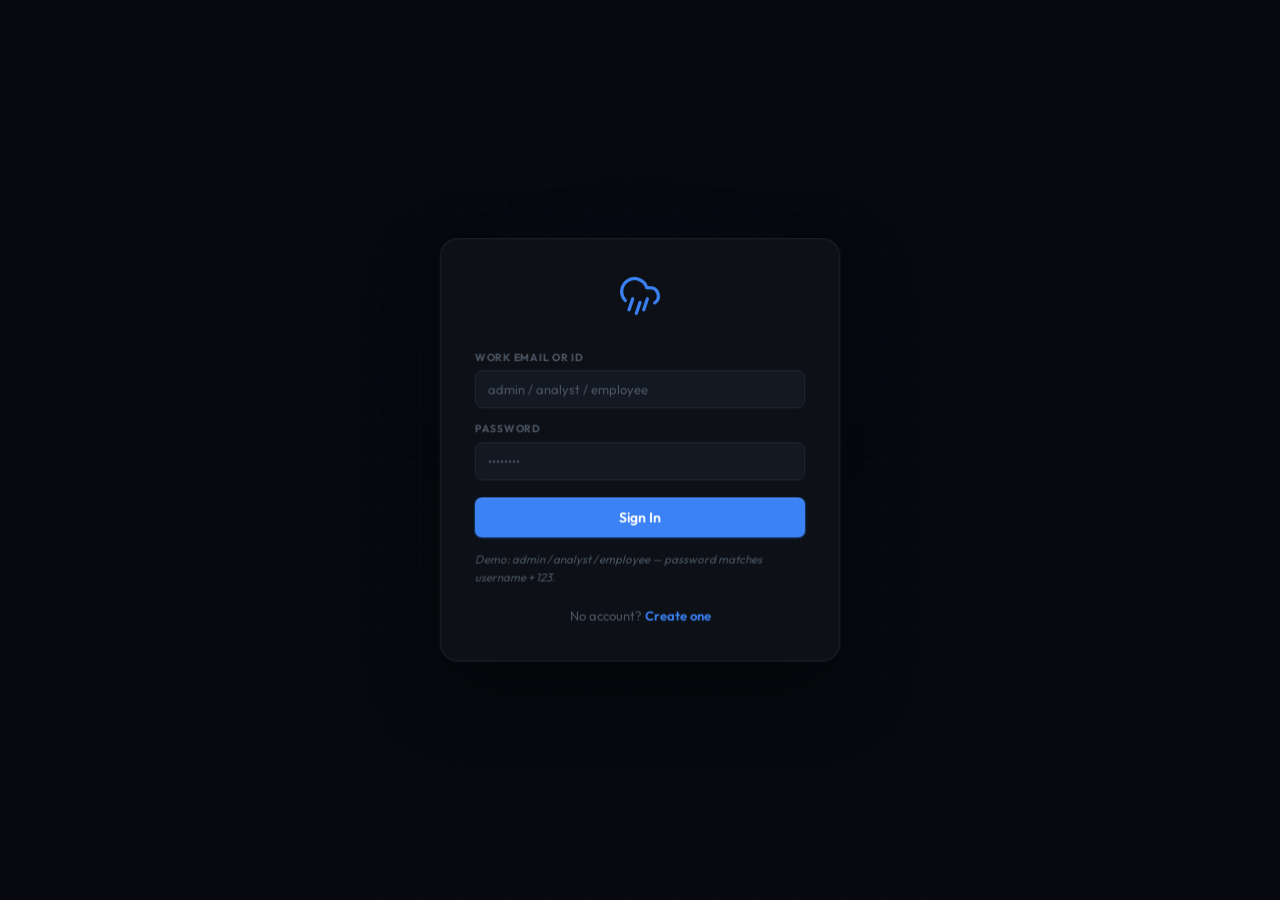
<file: frontend/index.html>
<!DOCTYPE html>
<html lang="en">
  <head>
    <meta charset="UTF-8" />
    <meta http-equiv="refresh" content="0; url=login.html" />
    <meta name="viewport" content="width=device-width, initial-scale=1.0" />
    <title>Xan CRM</title>
    <style>
      body { background: #0D0D0D; color: #F1F5F9; font-family: sans-serif; display: flex; justify-content: center; align-items: center; height: 100vh; margin: 0; }
    </style>
  </head>
  <body>
    <p>Redirecting to secure login...</p>
  </body>
</html>
</file>
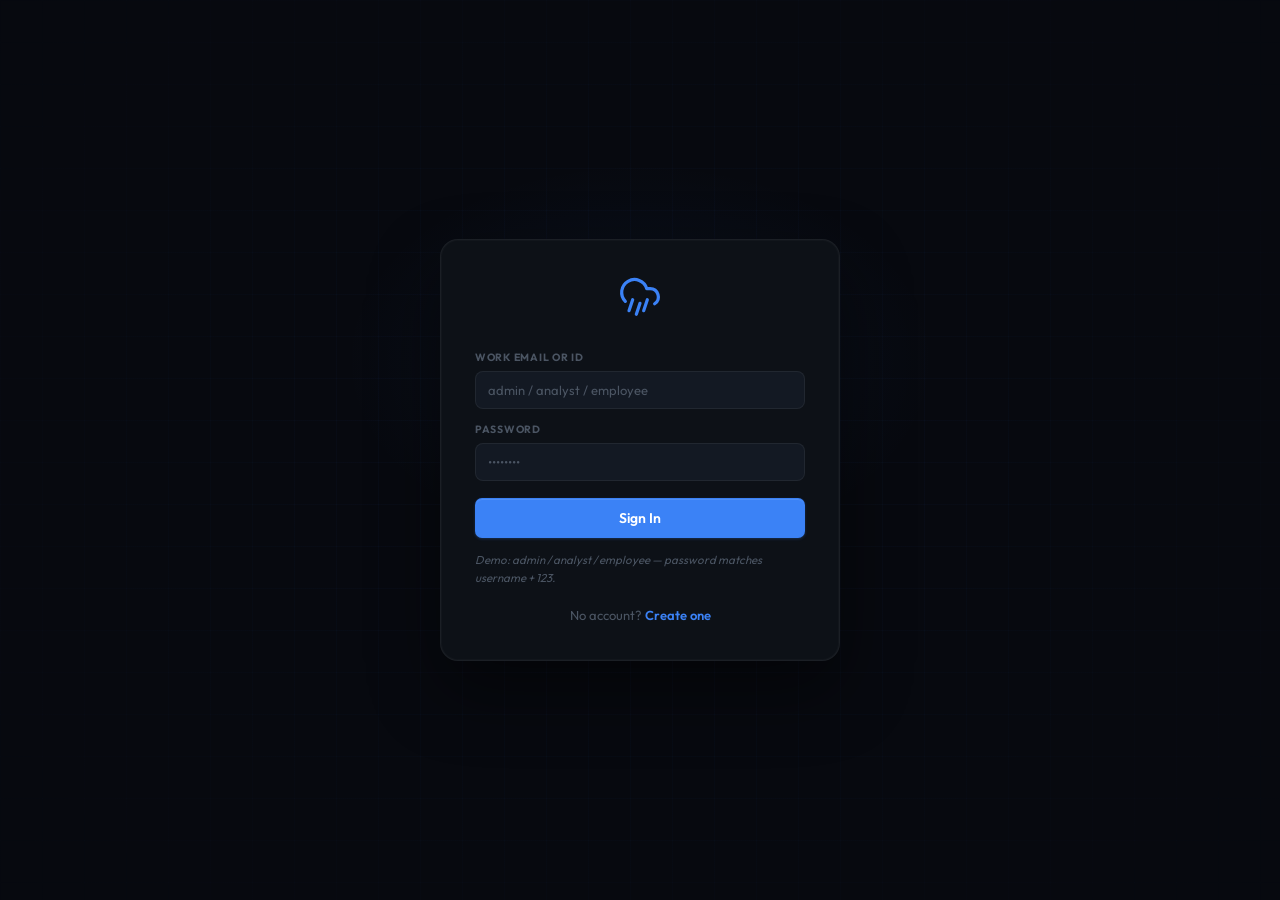
<file: frontend/login.html>
<!DOCTYPE html>
<html lang="en">
  <head>
    <meta charset="UTF-8" />
    <meta name="viewport" content="width=device-width, initial-scale=1.0" />
    <title>Xan CRM | Sign In</title>
    <link rel="stylesheet" href="styles.css?v=10" />
  </head>
  <body data-page="login">
    <main class="login-shell">
      <section class="auth-card spotlight-card">

        <div class="auth-brand">
          <svg xmlns="http://www.w3.org/2000/svg" width="44" height="44" viewBox="0 0 24 24" fill="none" stroke="currentColor" stroke-width="1.75" stroke-linecap="round" stroke-linejoin="round">
            <path d="M4 14.899A7 7 0 1 1 15.71 8h1.79a4.5 4.5 0 0 1 2.5 8.242"/>
            <path d="M16 14l-2 6"/>
            <path d="M12 16l-2 6"/>
            <path d="M8 14l-2 6"/>
          </svg>
        </div>

        <form id="login-form" class="form-grid" novalidate>
          <div>
            <label class="field-label" for="login-username">Work Email or ID</label>
            <input id="login-username" class="field-input" name="username" autocomplete="username" placeholder="admin / analyst / employee" required />
          </div>

          <div>
            <label class="field-label" for="login-password">Password</label>
            <input
              id="login-password"
              class="field-input"
              type="password"
              name="password"
              autocomplete="current-password"
              placeholder="••••••••"
              required
            />
          </div>

          <button type="submit" class="btn btn-primary" style="margin-top: 4px; height: 40px; font-size: 14px;">Sign In</button>
          <p id="auth-message" class="form-message">Demo: admin / analyst / employee — password matches username + 123.</p>
        </form>

        <p class="switch-line">No account? <a href="register.html">Create one</a></p>
      </section>
    </main>

    <script defer src="script.js?v=10"></script>
    <script>
      document.addEventListener('mousemove', (e) => {
        document.querySelectorAll('.spotlight-card').forEach(card => {
          const r = card.getBoundingClientRect();
          card.style.setProperty('--mouse-x', `${e.clientX - r.left}px`);
          card.style.setProperty('--mouse-y', `${e.clientY - r.top}px`);
        });
      });
    </script>
  </body>
</html>
</file>
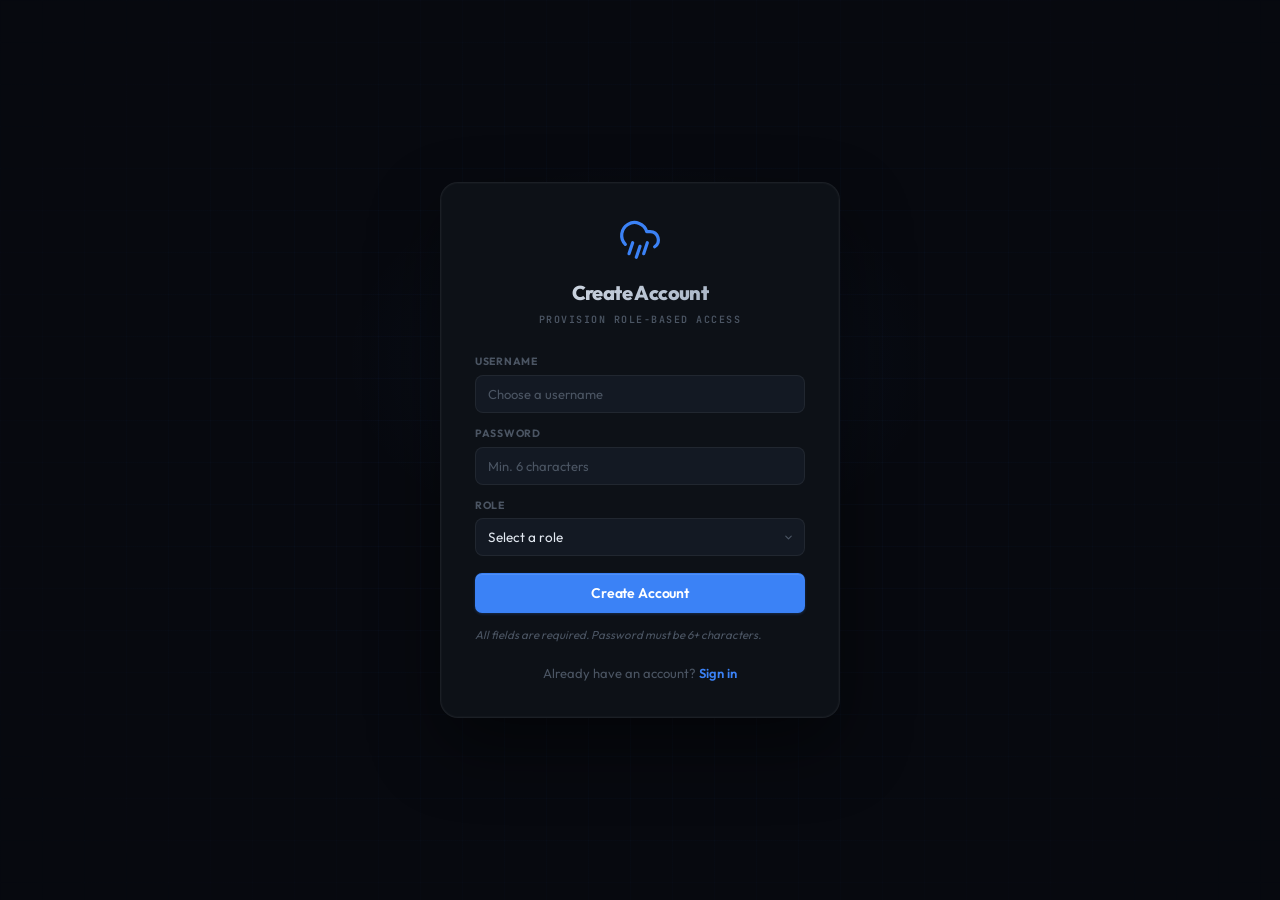
<file: frontend/register.html>
<!DOCTYPE html>
<html lang="en">
  <head>
    <meta charset="UTF-8" />
    <meta name="viewport" content="width=device-width, initial-scale=1.0" />
    <title>Xan CRM | Register</title>
    <link rel="stylesheet" href="styles.css?v=10" />
  </head>
  <body data-page="register">
    <main class="auth-shell">
      <section class="auth-card spotlight-card">

        <div class="auth-brand">
          <svg xmlns="http://www.w3.org/2000/svg" width="44" height="44" viewBox="0 0 24 24" fill="none" stroke="currentColor" stroke-width="1.75" stroke-linecap="round" stroke-linejoin="round">
            <path d="M4 14.899A7 7 0 1 1 15.71 8h1.79a4.5 4.5 0 0 1 2.5 8.242"/>
            <path d="M16 14l-2 6"/>
            <path d="M12 16l-2 6"/>
            <path d="M8 14l-2 6"/>
          </svg>
          <p class="auth-brand-name">Create Account</p>
          <p class="auth-brand-sub">Provision role-based access</p>
        </div>

        <form id="register-form" class="form-grid" novalidate>
          <div>
            <label class="field-label" for="register-username">Username</label>
            <input id="register-username" class="field-input" name="username" autocomplete="username" placeholder="Choose a username" required />
          </div>

          <div>
            <label class="field-label" for="register-password">Password</label>
            <input
              id="register-password"
              class="field-input"
              type="password"
              name="password"
              autocomplete="new-password"
              placeholder="Min. 6 characters"
              required
            />
          </div>

          <div>
            <label class="field-label" for="register-role">Role</label>
            <select id="register-role" class="field-input" name="role" required>
              <option value="">Select a role</option>
              <option value="Admin">Admin</option>
              <option value="Security Analyst">Security Analyst</option>
              <option value="Employee">Employee</option>
            </select>
          </div>

          <button type="submit" class="btn btn-primary" style="margin-top: 4px; height: 40px; font-size: 14px;">Create Account</button>
          <p id="auth-message" class="form-message">All fields are required. Password must be 6+ characters.</p>
        </form>

        <p class="switch-line">Already have an account? <a href="login.html">Sign in</a></p>
      </section>
    </main>

    <script defer src="script.js?v=10"></script>
    <script>
      document.addEventListener('mousemove', (e) => {
        document.querySelectorAll('.spotlight-card').forEach(card => {
          const r = card.getBoundingClientRect();
          card.style.setProperty('--mouse-x', `${e.clientX - r.left}px`);
          card.style.setProperty('--mouse-y', `${e.clientY - r.top}px`);
        });
      });
    </script>
  </body>
</html>
</file>
<file: frontend/styles.css>
@import url('https://fonts.googleapis.com/css2?family=Outfit:wght@300;400;500;600;700;800;900&family=JetBrains+Mono:wght@400;500;600;700&display=swap');

/* ─── Design Tokens ─────────────────────────────────────────── */
:root {
  --base-bg: #07090F;
  --panel-bg: #0D1117;
  --elevated-bg: #131923;
  --hover-bg: rgba(255,255,255,0.03);

  --primary: #3B82F6;
  --primary-dim: rgba(59,130,246,0.1);
  --primary-glow: rgba(59,130,246,0.3);

  --emerald: #34D399;
  --emerald-dim: rgba(52,211,153,0.1);
  --amber: #FBBF24;
  --amber-dim: rgba(251,191,36,0.1);
  --rose: #FB7185;
  --rose-dim: rgba(251,113,133,0.1);
  --violet: #A78BFA;
  --violet-dim: rgba(167,139,250,0.1);
  --cyan: #22D3EE;
  --cyan-dim: rgba(34,211,238,0.1);

  --text-main: #E2E8F0;
  --text-sub: #94A3B8;
  --text-muted: #4B5563;

  --border: rgba(255,255,255,0.06);
  --border-hover: rgba(255,255,255,0.1);
  --border-active: rgba(59,130,246,0.45);

  --ease-smooth: cubic-bezier(0.16, 1, 0.3, 1);
  --ease-spring: cubic-bezier(0.34, 1.56, 0.64, 1);

  --mouse-x: 50%;
  --mouse-y: 50%;
}

/* ─── Reset ─────────────────────────────────────────────────── */
*, *::before, *::after { box-sizing: border-box; margin: 0; padding: 0; }
html { scroll-behavior: smooth; }
body {
  background: var(--base-bg);
  color: var(--text-main);
  font-family: 'Outfit', sans-serif;
  font-size: 15px;
  line-height: 1.5;
  overflow-x: hidden;
  -webkit-font-smoothing: antialiased;
  -moz-osx-font-smoothing: grayscale;
}
a { text-decoration: none; color: inherit; }

/* Custom scrollbar */
::-webkit-scrollbar { width: 5px; height: 5px; }
::-webkit-scrollbar-track { background: transparent; }
::-webkit-scrollbar-thumb { background: rgba(255,255,255,0.08); border-radius: 10px; }
::-webkit-scrollbar-thumb:hover { background: rgba(255,255,255,0.15); }

/* ─── Typography ─────────────────────────────────────────────── */
h1,h2,h3,h4,h5,h6 { font-weight: 700; line-height: 1.2; letter-spacing: -0.02em; }
p { line-height: 1.6; }

.mono, .metric-value, .status-badge, .tag, .badge,
.table tbody td { font-family: 'JetBrains Mono', monospace; }

.meta-line {
  font-family: 'JetBrains Mono', monospace;
  font-size: 10px;
  font-weight: 600;
  text-transform: uppercase;
  letter-spacing: 0.14em;
  color: var(--text-muted);
}

/* ─── Dashboard Shell ────────────────────────────────────────── */
.dashboard-shell {
  display: flex;
  min-height: 100vh;
}

/* ─── Sidebar ────────────────────────────────────────────────── */
.sidebar {
  width: 248px;
  background: var(--panel-bg);
  border-right: 1px solid var(--border);
  display: flex;
  flex-direction: column;
  position: fixed;
  top: 0; bottom: 0; left: 0;
  z-index: 100;
  overflow: hidden;
}

/* Sidebar brand area */
.sidebar > div:first-child {
  height: 60px;
  display: flex;
  align-items: center;
  gap: 10px;
  padding: 0 18px;
  border-bottom: 1px solid var(--border);
  flex-shrink: 0;
  background: linear-gradient(135deg, rgba(59,130,246,0.05) 0%, transparent 70%);
}

.sidebar > div:first-child svg {
  color: var(--primary);
  flex-shrink: 0;
}

.brand {
  font-size: 16px;
  font-weight: 800;
  color: var(--text-main);
  letter-spacing: -0.03em;
}

.subtitle {
  font-size: 9px;
  font-weight: 600;
  color: var(--text-muted);
  text-transform: uppercase;
  letter-spacing: 0.12em;
  display: block;
  margin-top: 1px;
}

/* Sidebar menu */
.menu {
  padding: 14px 10px;
  display: flex;
  flex-direction: column;
  gap: 1px;
  flex: 1;
  overflow-y: auto;
  overflow-x: hidden;
}

.menu-section-label {
  font-family: 'JetBrains Mono', monospace;
  font-size: 9px;
  font-weight: 700;
  text-transform: uppercase;
  letter-spacing: 0.14em;
  color: var(--text-muted);
  padding: 14px 10px 4px;
}

.menu-item {
  display: flex;
  align-items: center;
  gap: 9px;
  font-size: 13px;
  font-weight: 500;
  padding: 9px 10px;
  border-radius: 8px;
  color: var(--text-sub);
  background: transparent;
  border: none;
  cursor: pointer;
  text-align: left;
  font-family: 'Outfit', sans-serif;
  transition: all 0.18s var(--ease-smooth);
  position: relative;
  letter-spacing: -0.01em;
  width: 100%;
}

.menu-item:hover {
  background: var(--hover-bg);
  color: var(--text-main);
}

.menu-item.active {
  background: var(--primary-dim);
  color: var(--primary);
  font-weight: 600;
}

.menu-item.active::before {
  content: '';
  position: absolute;
  left: 0; top: 18%; bottom: 18%;
  width: 2.5px;
  background: var(--primary);
  border-radius: 0 2px 2px 0;
  box-shadow: 0 0 8px var(--primary-glow);
}

.menu-icon {
  width: 15px; height: 15px;
  flex-shrink: 0;
  opacity: 0.6;
  transition: opacity 0.18s;
}

.menu-item:hover .menu-icon { opacity: 0.8; }
.menu-item.active .menu-icon { opacity: 1; }

/* Logout button */
.sidebar #logout-btn {
  margin: 12px;
  flex-shrink: 0;
}

/* ─── Workspace ──────────────────────────────────────────────── */
.workspace {
  flex: 1;
  margin-left: 248px;
  display: flex;
  flex-direction: column;
  min-height: 100vh;
}

.topbar {
  height: 60px;
  background: rgba(7,9,15,0.8);
  backdrop-filter: blur(16px);
  -webkit-backdrop-filter: blur(16px);
  border-bottom: 1px solid var(--border);
  display: flex;
  align-items: center;
  justify-content: space-between;
  padding: 0 24px;
  position: sticky;
  top: 0;
  z-index: 90;
}

.topbar .panel-title {
  font-size: 15px;
  font-weight: 700;
  letter-spacing: -0.02em;
  color: var(--text-main);
}

.topbar .meta-line {
  font-size: 9px;
  color: var(--text-muted);
  margin-top: 2px;
  font-family: 'JetBrains Mono', monospace;
  letter-spacing: 0.08em;
}

.user-chip-wrap {
  display: flex;
  align-items: center;
  gap: 14px;
}

.user-chip {
  display: flex;
  flex-direction: column;
  align-items: flex-end;
  gap: 1px;
}

.search-input {
  height: 33px;
  width: 195px;
  background: var(--elevated-bg);
  border: 1px solid var(--border);
  border-radius: 8px;
  padding: 0 12px 0 32px;
  color: var(--text-main);
  font-family: 'Outfit', sans-serif;
  font-size: 13px;
  transition: all 0.2s var(--ease-smooth);
  background-image: url("data:image/svg+xml,%3Csvg xmlns='http://www.w3.org/2000/svg' width='13' height='13' viewBox='0 0 24 24' fill='none' stroke='%234B5563' stroke-width='2.5' stroke-linecap='round' stroke-linejoin='round'%3E%3Ccircle cx='11' cy='11' r='8'%3E%3C/circle%3E%3Cpath d='m21 21-4.35-4.35'%3E%3C/path%3E%3C/svg%3E");
  background-repeat: no-repeat;
  background-position: 10px center;
}

.search-input:focus {
  outline: none;
  border-color: var(--border-active);
  box-shadow: 0 0 0 3px var(--primary-dim);
  width: 230px;
}

.search-input::placeholder { color: var(--text-muted); }

/* ─── Main Content ───────────────────────────────────────────── */
.main-content {
  padding: 24px;
  display: flex;
  flex-direction: column;
  gap: 20px;
  flex: 1;
}

/* ─── Stats Row ──────────────────────────────────────────────── */
.stats-row {
  display: grid;
  grid-template-columns: repeat(auto-fit, minmax(170px, 1fr));
  gap: 12px;
}

.stat-card {
  background: var(--panel-bg);
  border: 1px solid var(--border);
  border-radius: 12px;
  padding: 18px 20px;
  position: relative;
  overflow: hidden;
  transition: border-color 0.25s, transform 0.2s var(--ease-smooth), box-shadow 0.25s;
}

.stat-card::before {
  content: '';
  position: absolute;
  top: 0; left: 0; right: 0;
  height: 1.5px;
  background: var(--primary);
  opacity: 0.5;
  border-radius: 12px 12px 0 0;
}

.stat-card.cyan::before { background: var(--cyan); }
.stat-card.magenta::before { background: var(--rose); }
.stat-card.lime::before { background: var(--emerald); }

.stat-card::after {
  content: '';
  position: absolute;
  top: 0; left: 0; right: 0; bottom: 0;
  background: radial-gradient(
    circle at var(--mouse-x, 50%) var(--mouse-y, 50%),
    rgba(59,130,246,0.05) 0%, transparent 70%
  );
  opacity: 0;
  transition: opacity 0.3s;
  pointer-events: none;
}

.stat-card:hover { border-color: var(--border-hover); transform: translateY(-2px); box-shadow: 0 12px 32px rgba(0,0,0,0.25); }
.stat-card:hover::after { opacity: 1; }

.stat-card.cyan:hover { border-color: rgba(34,211,238,0.25); }
.stat-card.magenta:hover { border-color: rgba(251,113,133,0.25); }
.stat-card.lime:hover { border-color: rgba(52,211,153,0.25); }

.stat-card .meta-line {
  font-size: 9.5px;
  margin-bottom: 10px;
  display: block;
}

.stat-card h3 {
  font-size: 30px;
  font-weight: 800;
  color: var(--text-main);
  letter-spacing: -0.04em;
  line-height: 1;
  font-family: 'JetBrains Mono', monospace;
}

.stat-card.cyan h3 { color: var(--cyan); }
.stat-card.magenta h3 { color: var(--rose); }
.stat-card.lime h3 { color: var(--emerald); }

.stat-card .stat-subtitle {
  font-size: 11px;
  color: var(--text-muted);
  margin-top: 6px;
  display: block;
}

/* 5th stat card special highlight */
.stat-card:nth-child(5) {
  background: linear-gradient(135deg, rgba(59,130,246,0.15), rgba(37,99,235,0.06));
  border-color: rgba(59,130,246,0.25);
}
.stat-card:nth-child(5)::before { background: var(--primary); opacity: 1; }

/* ─── Spotlight Card ─────────────────────────────────────────── */
.spotlight-card { position: relative; overflow: hidden; }
.spotlight-card::before {
  content: '';
  position: absolute;
  top: 0; left: 0; right: 0; bottom: 0;
  background: radial-gradient(
    350px circle at var(--mouse-x, 50%) var(--mouse-y, 50%),
    rgba(59,130,246,0.05) 0%, transparent 70%
  );
  opacity: 0;
  transition: opacity 0.4s var(--ease-smooth);
  pointer-events: none;
  z-index: 0;
  border-radius: inherit;
}
.spotlight-card:hover::before { opacity: 1; }
.spotlight-card > * { position: relative; z-index: 1; }

/* ─── Section Host / Panels ──────────────────────────────────── */
.section-host, .section-card, .glass-card {
  background: var(--panel-bg);
  border: 1px solid var(--border);
  border-radius: 12px;
  padding: 22px;
  transition: border-color 0.2s;
}

.section-head {
  display: flex;
  align-items: center;
  justify-content: space-between;
  margin-bottom: 18px;
  gap: 12px;
  flex-wrap: wrap;
}

.section-head h3, .section-head h2 {
  font-size: 14px;
  font-weight: 700;
  color: var(--text-main);
  letter-spacing: -0.01em;
}

.section-head .meta-line, .section-head .meta { margin: 0; }

/* ─── Tables ─────────────────────────────────────────────────── */
.table-wrap {
  width: 100%;
  overflow-x: auto;
  border-radius: 8px;
  border: 1px solid var(--border);
}

.table {
  width: 100%;
  border-collapse: collapse;
  font-size: 12.5px;
}

.table thead {
  background: rgba(255,255,255,0.015);
}

.table thead th {
  text-align: left;
  padding: 11px 14px;
  font-family: 'JetBrains Mono', monospace;
  font-size: 9px;
  font-weight: 700;
  text-transform: uppercase;
  letter-spacing: 0.1em;
  color: var(--text-muted);
  border-bottom: 1px solid var(--border);
  white-space: nowrap;
}

.table tbody tr {
  border-bottom: 1px solid var(--border);
  transition: background 0.15s;
}

.table tbody tr:last-child { border-bottom: none; }

.table tbody tr:hover { background: var(--hover-bg); }

.table tbody tr[data-log-row], .table tbody tr[data-alert-row] { cursor: pointer; }

.table tbody tr[data-log-row]:hover { background: rgba(59,130,246,0.04); }
.table tbody tr[data-alert-row]:hover { background: rgba(251,113,133,0.04); }

.table tbody td {
  padding: 11px 14px;
  font-size: 12.5px;
  color: var(--text-main);
  font-family: 'JetBrains Mono', monospace;
  white-space: nowrap;
  vertical-align: middle;
}

.table tbody td:first-child { color: var(--text-sub); }

/* ─── Badges ─────────────────────────────────────────────────── */
.badge, .tag, .status-badge {
  display: inline-flex;
  align-items: center;
  gap: 5px;
  height: 20px;
  padding: 0 8px;
  border-radius: 999px;
  font-family: 'JetBrains Mono', monospace;
  font-size: 9px;
  font-weight: 700;
  text-transform: uppercase;
  letter-spacing: 0.08em;
  white-space: nowrap;
  border: 1px solid transparent;
}

.badge::before, .tag::before {
  content: '';
  width: 5px; height: 5px;
  border-radius: 50%;
  flex-shrink: 0;
  animation: dot-pulse 2.5s ease-in-out infinite;
}

@keyframes dot-pulse {
  0%, 100% { opacity: 0.5; transform: scale(0.85); }
  50% { opacity: 1; transform: scale(1.15); }
}

.badge-normal, .tag-normal, .status-normal {
  color: var(--emerald);
  background: var(--emerald-dim);
  border-color: rgba(52,211,153,0.18);
}
.badge-normal::before, .tag-normal::before { background: var(--emerald); }

.badge-suspicious, .tag-critical, .status-suspicious {
  color: var(--rose);
  background: var(--rose-dim);
  border-color: rgba(251,113,133,0.18);
}
.badge-suspicious::before, .tag-critical::before { background: var(--rose); }

.badge-open, .tag-honeytoken, .status-open {
  color: var(--amber);
  background: var(--amber-dim);
  border-color: rgba(251,191,36,0.18);
}
.badge-open::before, .tag-honeytoken::before { background: var(--amber); }

/* ─── Buttons ─────────────────────────────────────────────────── */
.btn, .button {
  display: inline-flex;
  align-items: center;
  justify-content: center;
  gap: 6px;
  height: 34px;
  padding: 0 14px;
  border-radius: 7px;
  font-weight: 600;
  font-size: 13px;
  cursor: pointer;
  transition: all 0.18s var(--ease-smooth);
  border: 1px solid transparent;
  font-family: 'Outfit', sans-serif;
  letter-spacing: -0.01em;
  white-space: nowrap;
  position: relative;
  overflow: hidden;
}

.btn:active, .button:active { transform: scale(0.97); }

.btn-primary, .button-primary {
  background: var(--primary);
  color: #fff;
  border-color: rgba(59,130,246,0.5);
  box-shadow: 0 1px 3px rgba(59,130,246,0.25), inset 0 1px 0 rgba(255,255,255,0.1);
}

.btn-primary:hover, .button-primary:hover {
  background: #2563EB;
  box-shadow: 0 4px 14px rgba(59,130,246,0.4), inset 0 1px 0 rgba(255,255,255,0.1);
  transform: translateY(-1px);
}

.btn-outline, .button {
  background: transparent;
  border-color: var(--border);
  color: var(--text-sub);
}

.btn-outline:hover, .button:hover {
  background: var(--hover-bg);
  border-color: var(--border-hover);
  color: var(--text-main);
}

.button-magenta {
  background: var(--rose);
  color: #fff;
  border-color: rgba(251,113,133,0.4);
}
.button-magenta:hover {
  background: #F43F5E;
  box-shadow: 0 4px 14px rgba(251,113,133,0.35);
}

.btn[disabled], .button[disabled] {
  opacity: 0.38;
  cursor: not-allowed;
  pointer-events: none;
}

/* ─── Forms & Inputs ─────────────────────────────────────────── */
.form-grid { display: flex; flex-direction: column; gap: 13px; }

.field-label, .label {
  font-size: 10.5px;
  font-weight: 700;
  color: var(--text-muted);
  margin-bottom: 5px;
  display: block;
  text-transform: uppercase;
  letter-spacing: 0.07em;
}

.field-input, .input, .select {
  width: 100%;
  height: 38px;
  background: var(--elevated-bg);
  border: 1px solid var(--border);
  border-radius: 8px;
  padding: 0 12px;
  color: var(--text-main);
  font-family: 'Outfit', sans-serif;
  font-size: 13.5px;
  transition: border-color 0.2s, box-shadow 0.2s;
  appearance: none;
  -webkit-appearance: none;
}

.field-input:focus, .input:focus, .select:focus {
  outline: none;
  border-color: var(--border-active);
  box-shadow: 0 0 0 3px var(--primary-dim);
}

.field-input::placeholder, .input::placeholder { color: var(--text-muted); font-size: 13px; }

select.field-input, .select {
  background-image: url("data:image/svg+xml,%3Csvg xmlns='http://www.w3.org/2000/svg' width='11' height='11' viewBox='0 0 24 24' fill='none' stroke='%234B5563' stroke-width='2.5' stroke-linecap='round' stroke-linejoin='round'%3E%3Cpath d='m6 9 6 6 6-6'/%3E%3C/svg%3E");
  background-repeat: no-repeat;
  background-position: right 10px center;
  padding-right: 28px;
  cursor: pointer;
}

select.field-input option, .select option {
  background: var(--panel-bg);
  color: var(--text-main);
}

.inline-select {
  height: 26px;
  font-size: 10px;
  padding: 0 22px 0 7px;
  background-position: right 5px center;
  border-radius: 5px;
}

.inline-input {
  height: 27px;
  font-size: 12px;
  padding: 0 8px;
  border-radius: 5px;
}

.form-message {
  font-size: 11.5px;
  color: var(--text-muted);
  font-style: italic;
}

.form-message.error { color: var(--rose); font-style: normal; }

/* ─── Modals ──────────────────────────────────────────────────── */
.modal, .modal-overlay {
  position: fixed;
  inset: 0;
  z-index: 500;
  display: flex;
  align-items: center;
  justify-content: center;
  background: rgba(0,0,0,0.7);
  backdrop-filter: blur(8px);
  -webkit-backdrop-filter: blur(8px);
  animation: modal-fade-in 0.2s ease;
}

.modal.hidden { display: none; }
.modal-overlay:not(.open) { display: none; }
.modal-overlay.open { display: flex; }

@keyframes modal-fade-in { from { opacity: 0; } to { opacity: 1; } }

.modal-card {
  width: min(540px, calc(100% - 32px));
  background: var(--panel-bg);
  border: 1px solid var(--border-hover);
  border-radius: 16px;
  padding: 26px;
  animation: modal-card-rise 0.28s var(--ease-spring);
  box-shadow: 0 30px 70px rgba(0,0,0,0.55);
}

@keyframes modal-card-rise {
  from { opacity: 0; transform: scale(0.93) translateY(10px); }
  to { opacity: 1; transform: scale(1) translateY(0); }
}

.modal-actions {
  display: flex;
  justify-content: flex-end;
  gap: 8px;
  margin-top: 18px;
}

/* ─── Auth Pages ──────────────────────────────────────────────── */
.auth-shell, .login-shell {
  min-height: 100vh;
  display: flex;
  align-items: center;
  justify-content: center;
  padding: 24px;
  background: var(--base-bg);
  position: relative;
  overflow: hidden;
}

/* Animated grid background */
.auth-shell::before, .login-shell::before {
  content: '';
  position: absolute;
  inset: 0;
  background-image:
    linear-gradient(rgba(59,130,246,0.035) 1px, transparent 1px),
    linear-gradient(90deg, rgba(59,130,246,0.035) 1px, transparent 1px);
  background-size: 42px 42px;
  mask-image: radial-gradient(ellipse 70% 80% at 50% 50%, black 20%, transparent 100%);
  -webkit-mask-image: radial-gradient(ellipse 70% 80% at 50% 50%, black 20%, transparent 100%);
}

/* Glow blob */
.auth-shell::after, .login-shell::after {
  content: '';
  position: absolute;
  top: 40%; left: 50%;
  transform: translate(-50%, -50%);
  width: 600px; height: 400px;
  background: radial-gradient(ellipse, rgba(59,130,246,0.07) 0%, transparent 70%);
  pointer-events: none;
  animation: glow-breathe 6s ease-in-out infinite;
}

@keyframes glow-breathe {
  0%, 100% { opacity: 0.6; transform: translate(-50%, -50%) scale(1); }
  50% { opacity: 1; transform: translate(-50%, -50%) scale(1.1); }
}

.auth-card {
  width: min(400px, 100%);
  background: var(--panel-bg);
  border: 1px solid var(--border);
  border-radius: 18px;
  padding: 34px;
  position: relative;
  z-index: 1;
  box-shadow: 0 30px 70px rgba(0,0,0,0.45), 0 0 0 1px rgba(255,255,255,0.02) inset;
  animation: auth-card-in 0.4s var(--ease-spring);
}

@keyframes auth-card-in {
  from { opacity: 0; transform: translateY(16px) scale(0.97); }
  to { opacity: 1; transform: translateY(0) scale(1); }
}

/* Auth brand (login logo area) */
.auth-brand {
  text-align: center;
  margin-bottom: 26px;
}

.auth-brand svg { color: var(--primary); }

.auth-brand-name {
  font-size: 20px;
  font-weight: 800;
  letter-spacing: -0.03em;
  margin-top: 10px;
  background: linear-gradient(135deg, var(--text-main) 0%, var(--text-sub) 100%);
  -webkit-background-clip: text;
  background-clip: text;
  -webkit-text-fill-color: transparent;
}

.auth-brand-sub {
  font-size: 10px;
  font-weight: 600;
  color: var(--text-muted);
  text-transform: uppercase;
  letter-spacing: 0.15em;
  margin-top: 3px;
  font-family: 'JetBrains Mono', monospace;
}

.auth-title { font-size: 20px; font-weight: 800; margin-bottom: 5px; letter-spacing: -0.03em; }
.auth-subtitle { color: var(--text-muted); font-size: 13px; margin-bottom: 22px; }

.switch-line {
  font-size: 13px;
  color: var(--text-muted);
  margin-top: 18px;
  text-align: center;
}
.switch-line a { color: var(--primary); font-weight: 600; }
.switch-line a:hover { text-decoration: underline; }

/* ─── Split & risk grids ─────────────────────────────────────── */
.split-grid { display: grid; gap: 18px; }

@media (min-width: 1024px) {
  .split-grid { grid-template-columns: 1fr 1fr; }
}

.risk-grid { display: grid; gap: 14px; }

@media (min-width: 768px) {
  .risk-grid { grid-template-columns: repeat(3, 1fr); }
}

/* Inner cards */
.inner-card {
  background: var(--elevated-bg);
  border: 1px solid var(--border);
  border-radius: 10px;
  padding: 18px;
  transition: border-color 0.2s;
}
.inner-card:hover { border-color: var(--border-hover); }
.inner-card h4 {
  font-size: 12px;
  font-weight: 700;
  color: var(--text-muted);
  text-transform: uppercase;
  letter-spacing: 0.07em;
  margin-bottom: 12px;
}

/* ─── Filter Row ─────────────────────────────────────────────── */
.filter-row {
  display: flex;
  gap: 10px;
  margin-bottom: 14px;
  flex-wrap: wrap;
  align-items: flex-end;
}

.filter-row .field-input { max-width: 280px; }
.filter-row .field-input:first-child { flex: 1; min-width: 150px; }

/* ─── List Stack ─────────────────────────────────────────────── */
.list-stack { display: flex; flex-direction: column; gap: 5px; }

.list-item {
  display: flex;
  align-items: center;
  justify-content: space-between;
  padding: 9px 12px;
  background: transparent;
  border: 1px solid var(--border);
  border-radius: 7px;
  color: var(--text-main);
  font-family: 'Outfit', sans-serif;
  font-size: 13px;
  cursor: pointer;
  transition: all 0.18s var(--ease-smooth);
  width: 100%;
  text-align: left;
}

.list-item:hover {
  background: var(--hover-bg);
  border-color: var(--border-hover);
  transform: translateX(3px);
}

/* ─── Notice chip ────────────────────────────────────────────── */
.notice-chip {
  padding: 10px 14px;
  background: var(--primary-dim);
  border: 1px solid rgba(59,130,246,0.22);
  border-radius: 8px;
  font-size: 13px;
  color: var(--primary);
  margin-bottom: 14px;
}

/* ─── Bulk Actions ───────────────────────────────────────────── */
.bulk-actions-bar {
  display: flex;
  align-items: center;
  justify-content: space-between;
  background: var(--primary-dim);
  border: 1px solid rgba(59,130,246,0.28);
  padding: 10px 14px;
  border-radius: 9px;
}

.bulk-count { font-size: 11px; font-weight: 700; color: var(--primary); font-family: 'JetBrains Mono', monospace; }
.bulk-actions { display: flex; gap: 7px; }
.bulk-actions .btn { height: 28px; font-size: 11px; padding: 0 10px; }

/* ─── Checkboxes ─────────────────────────────────────────────── */
.custom-checkbox {
  appearance: none; -webkit-appearance: none;
  width: 15px; height: 15px;
  background: var(--elevated-bg);
  border: 1px solid var(--border-hover);
  border-radius: 4px;
  cursor: pointer;
  position: relative;
  transition: all 0.15s;
  display: inline-block;
  vertical-align: middle;
  flex-shrink: 0;
}

.custom-checkbox:checked {
  background: var(--primary);
  border-color: var(--primary);
  box-shadow: 0 0 0 2px var(--primary-dim);
}

.custom-checkbox:checked::after {
  content: '';
  position: absolute;
  left: 4px; top: 1.5px;
  width: 4px; height: 8px;
  border: solid white;
  border-width: 0 1.5px 1.5px 0;
  transform: rotate(45deg);
}

/* ─── Resource Cards ─────────────────────────────────────────── */
.resource-grid {
  display: grid;
  gap: 12px;
}

@media (min-width: 900px) { .resource-grid { grid-template-columns: repeat(2, 1fr); } }
@media (min-width: 1400px) { .resource-grid { grid-template-columns: repeat(3, 1fr); } }

.resource-card {
  background: var(--elevated-bg);
  border: 1px solid var(--border);
  border-radius: 10px;
  padding: 16px;
  display: flex;
  flex-direction: column;
  gap: 10px;
  transition: all 0.2s var(--ease-smooth);
}

.resource-card:hover {
  border-color: var(--border-hover);
  transform: translateY(-2px);
  box-shadow: 0 10px 24px rgba(0,0,0,0.2);
}

.resource-head {
  display: flex;
  align-items: flex-start;
  justify-content: space-between;
  gap: 8px;
}

.resource-head h4 { font-size: 13px; font-weight: 700; color: var(--text-main); }

.resource-actions { display: flex; gap: 5px; flex-wrap: wrap; }

.resource-btn {
  background: var(--panel-bg);
  border: 1px solid var(--border);
  color: var(--text-sub);
  padding: 4px 10px;
  border-radius: 5px;
  font-family: 'Outfit', sans-serif;
  font-size: 12px;
  font-weight: 600;
  cursor: pointer;
  transition: all 0.18s var(--ease-smooth);
}

.resource-btn:hover {
  background: var(--primary);
  border-color: var(--primary);
  color: #fff;
  box-shadow: 0 2px 10px var(--primary-glow);
}

/* ─── Catalog Grid ───────────────────────────────────────────── */
.catalog-grid { display: grid; gap: 18px; }

@media (min-width: 1100px) { .catalog-grid { grid-template-columns: 310px 1fr; } }

/* ─── Toast Notifications ────────────────────────────────────── */
#toast-container {
  position: fixed;
  bottom: 22px;
  right: 22px;
  z-index: 9999;
  display: flex;
  flex-direction: column;
  gap: 7px;
  pointer-events: none;
}

.toast {
  padding: 11px 15px;
  background: var(--panel-bg);
  border: 1px solid var(--border-hover);
  border-radius: 9px;
  font-size: 13px;
  color: var(--text-main);
  box-shadow: 0 10px 30px rgba(0,0,0,0.4);
  animation: toast-slide-in 0.32s var(--ease-spring) forwards;
  max-width: 310px;
  pointer-events: auto;
  display: flex;
  align-items: center;
  gap: 9px;
  font-family: 'Outfit', sans-serif;
}

.toast-dot {
  width: 7px; height: 7px;
  border-radius: 50%;
  flex-shrink: 0;
  background: var(--text-muted);
}

.toast.success { border-color: rgba(52,211,153,0.35); }
.toast.success .toast-dot { background: var(--emerald); box-shadow: 0 0 6px rgba(52,211,153,0.6); }

.toast.error { border-color: rgba(251,113,133,0.35); }
.toast.error .toast-dot { background: var(--rose); box-shadow: 0 0 6px rgba(251,113,133,0.6); }

.toast.info { border-color: rgba(59,130,246,0.35); }
.toast.info .toast-dot { background: var(--primary); box-shadow: 0 0 6px var(--primary-glow); }

.toast.removing { animation: toast-slide-out 0.22s ease forwards; }

@keyframes toast-slide-in {
  from { opacity: 0; transform: translateX(16px) scale(0.94); }
  to { opacity: 1; transform: translateX(0) scale(1); }
}
@keyframes toast-slide-out {
  from { opacity: 1; transform: translateX(0) scale(1); }
  to { opacity: 0; transform: translateX(16px) scale(0.94); }
}

/* ─── Shared metric components (separate pages) ──────────────── */
.metric { display: flex; flex-direction: column; gap: 4px; }
.metric-label { font-size: 10.5px; font-weight: 700; color: var(--text-muted); text-transform: uppercase; letter-spacing: 0.08em; }
.metric-value { font-family: 'JetBrains Mono', monospace; font-size: 26px; font-weight: 700; color: var(--text-main); }

/* ─── Top Nav (separate pages) ───────────────────────────────── */
.top-nav {
  background: rgba(13,17,23,0.85);
  backdrop-filter: blur(12px);
  -webkit-backdrop-filter: blur(12px);
  border-bottom: 1px solid var(--border);
  position: sticky;
  top: 0;
  z-index: 100;
}

.top-nav-inner {
  max-width: 1400px;
  margin: 0 auto;
  padding: 0 22px;
  display: flex;
  gap: 3px;
  align-items: center;
  height: 54px;
}

.nav-pill {
  padding: 6px 13px;
  border-radius: 7px;
  font-size: 13px;
  font-weight: 500;
  color: var(--text-sub);
  transition: all 0.18s;
}

.nav-pill:hover { background: var(--hover-bg); color: var(--text-main); }
.nav-pill.active { background: var(--primary-dim); color: var(--primary); }

/* ─── App Shell (separate pages) ─────────────────────────────── */
.app-shell {
  max-width: 1400px;
  margin: 0 auto;
  padding: 22px;
  display: flex;
  flex-direction: column;
  gap: 18px;
}

/* ─── Page Header (separate pages) ───────────────────────────── */
.page-header { padding: 22px 24px; }
.breadcrumbs { font-size: 10px; color: var(--text-muted); text-transform: uppercase; letter-spacing: 0.1em; margin-bottom: 7px; font-family: 'JetBrains Mono', monospace; }
.page-title-row { display: flex; align-items: center; justify-content: space-between; flex-wrap: wrap; gap: 10px; }
.page-title { font-size: 26px; font-weight: 900; letter-spacing: -0.04em; }

.status-live {
  display: flex;
  align-items: center;
  gap: 7px;
  font-size: 11px;
  font-weight: 600;
  color: var(--emerald);
  background: var(--emerald-dim);
  border: 1px solid rgba(52,211,153,0.18);
  padding: 5px 12px;
  border-radius: 999px;
}

.pulse-dot {
  width: 6px; height: 6px;
  background: var(--emerald);
  border-radius: 50%;
  animation: live-pulse 2.2s ease-in-out infinite;
  flex-shrink: 0;
}

@keyframes live-pulse {
  0%, 100% { transform: scale(0.85); box-shadow: 0 0 0 0 rgba(52,211,153,0.5); }
  50% { transform: scale(1.15); box-shadow: 0 0 0 5px rgba(52,211,153,0); }
}

/* ─── Filter Bar (separate pages) ────────────────────────────── */
.filter-bar {
  display: flex;
  gap: 18px;
  flex-wrap: wrap;
  align-items: flex-end;
  padding: 18px 22px;
}

.filter-bar > div { display: flex; flex-direction: column; gap: 5px; }

/* ─── Main grid (separate pages) ─────────────────────────────── */
.main-grid { display: grid; gap: 18px; }

@media (min-width: 900px) {
  .main-grid { grid-template-columns: 1fr 2fr; }
}

/* ─── Alert List ─────────────────────────────────────────────── */
.alert-list {
  display: flex;
  flex-direction: column;
  gap: 7px;
  max-height: 380px;
  overflow-y: auto;
}

/* ─── Chart wrap ─────────────────────────────────────────────── */
.chart-wrap { position: relative; padding-top: 10px; }

/* ─── Metric grid / mini items ───────────────────────────────── */
.metric-grid { display: flex; flex-direction: column; gap: 8px; margin-top: 10px; }

.mini-item {
  display: flex;
  align-items: center;
  justify-content: space-between;
  padding: 9px 13px;
  background: var(--elevated-bg);
  border: 1px solid var(--border);
  border-radius: 7px;
  font-size: 13px;
  transition: border-color 0.18s;
}
.mini-item:hover { border-color: var(--border-hover); }

/* ─── Utilities ──────────────────────────────────────────────── */
.hidden { display: none !important; }
.meta { font-size: 12px; color: var(--text-muted); }
.inline-hint { font-size: 11px; color: var(--text-muted); align-self: center; }

/* ─── Detail grid (modal content) ────────────────────────────── */
.detail-grid { display: grid; gap: 10px; }
.detail-item { display: flex; flex-direction: column; gap: 2px; }
.detail-item .meta-line { margin: 0; }
.detail-item p { font-size: 13.5px; font-weight: 500; }

/* ─── Counters (animated number targets) ─────────────────────── */
@keyframes count-pop {
  0% { transform: scale(1); }
  40% { transform: scale(1.08); }
  100% { transform: scale(1); }
}
.stat-card h3.counting { animation: count-pop 0.3s var(--ease-spring) forwards; }
</file>
